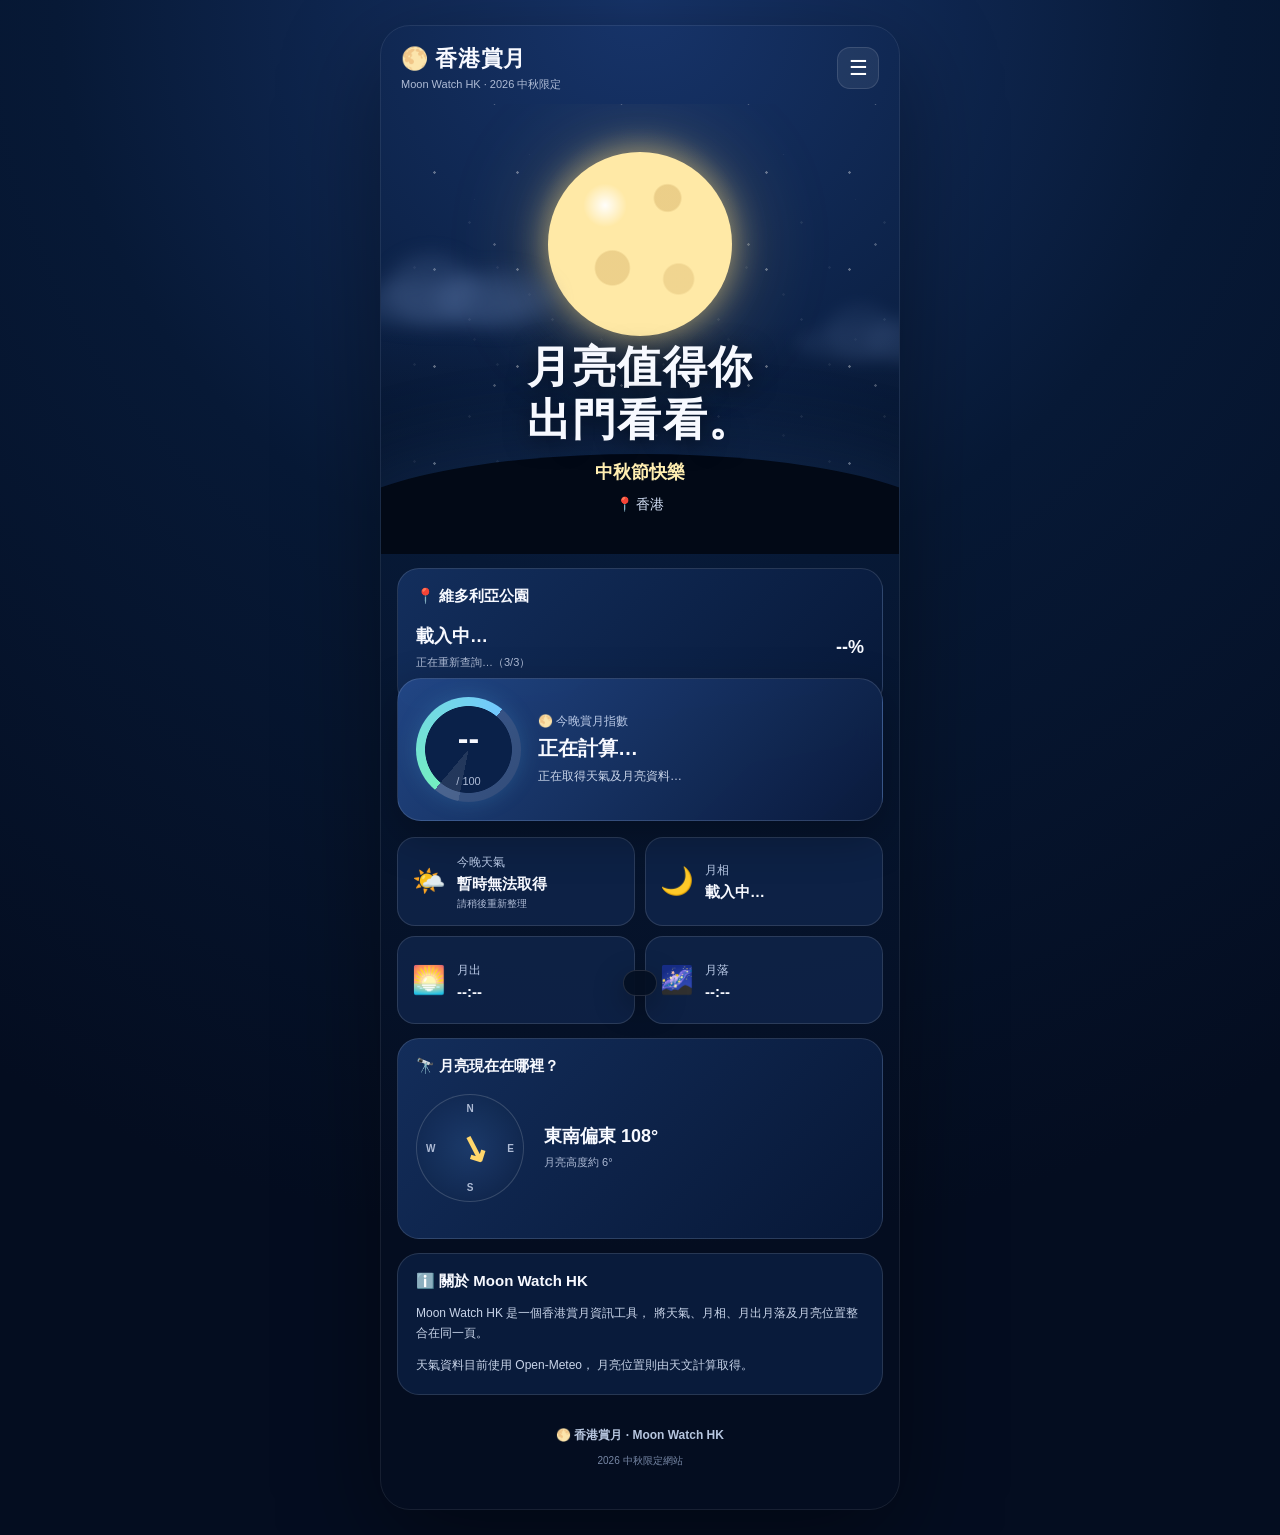
<file: index.html>
<!DOCTYPE html>
<html lang="zh-Hant">

<head>
  <meta charset="UTF-8">

  <meta
    name="viewport"
    content="width=device-width, initial-scale=1, viewport-fit=cover"
  >

  <meta
    name="theme-color"
    content="#071936"
  >

  <meta
    name="apple-mobile-web-app-capable"
    content="yes"
  >

  <meta
    name="apple-mobile-web-app-status-bar-style"
    content="black-translucent"
  >

  <title>香港賞月｜Moon Watch HK</title>

  <link
    rel="stylesheet"
    href="./styles.css"
  >
</head>


<body>

<main class="app" id="home">

  <!-- ==================================================
       頂部
       ================================================== -->

  <header class="topbar">

    <div>
      <div class="brand">🌕 香港賞月</div>

      <div class="brand-sub">
        Moon Watch HK · 2026 中秋限定
      </div>
    </div>

    <button
      class="menu-btn"
      id="menuBtn"
      aria-label="開啟選單"
      aria-expanded="false"
    >
      ☰
    </button>

  </header>


  <!-- ==================================================
       選單
       ================================================== -->

  <nav
    class="site-menu"
    id="siteMenu"
    aria-hidden="true"
  >

    <div class="site-menu-inner">

      <div class="menu-title">
        🌕 Moon Watch HK
      </div>

      <a href="#home">
        🏠 首頁
      </a>

      <a href="#crowdSection">
        📍 維多利亞公園人流
      </a>

      <a href="#scoreSection">
        🌕 今晚賞月指數
      </a>

      <a href="#weatherSection">
        🌤️ 今晚天氣
      </a>

      <a href="#moonSection">
        🔭 月亮現在在哪裡
      </a>

      <a href="#aboutSection">
        ℹ️ 關於 Moon Watch HK
      </a>

      <button
        class="menu-close"
        id="menuClose"
        type="button"
      >
        關閉選單
      </button>

    </div>

  </nav>


  <!-- ==================================================
       Hero
       ================================================== -->

  <section class="hero">

    <div class="stars"></div>

    <div
      class="moon"
      aria-label="月亮"
    ></div>

    <div class="cloud cloud-a"></div>

    <div class="cloud cloud-b"></div>


    <div class="hero-copy">

      <h1>
        月亮值得你<br>
        出門看看。
      </h1>

      <p class="mid-autumn">
        中秋節快樂
      </p>

      <p class="location">
        📍 香港
      </p>

    </div>

  </section>


  <!-- ==================================================
       維多利亞公園人流
       ================================================== -->

  <section
    class="details"
    id="crowdSection"
  >

    <div class="section-heading">

      <span>
        📍 維多利亞公園
      </span>

    </div>


    <div
      class="direction"
      style="justify-content: space-between;"
    >

      <div>

        <div
          class="direction-big"
          id="crowdStatus"
        >
          載入中…
        </div>

        <div
          class="muted"
          id="crowdUpdated"
        >
          正在查詢現場人流…
        </div>

      </div>


      <div
        class="direction-big"
        id="crowdPercentage"
      >
        --%
      </div>

    </div>

  </section>


  <!-- ==================================================
       賞月指數
       ================================================== -->

  <section
    class="score-card"
    id="scoreSection"
  >

    <div
      class="score-ring"
      id="scoreRing"
      style="--score-pct: 92%;"
    >

      <div class="score-number">
        --
      </div>

      <div class="score-unit">
        / 100
      </div>

    </div>


    <div class="score-copy">

      <div class="small-label">
        🌕 今晚賞月指數
      </div>

      <h2>
        正在計算…
      </h2>

      <p>
        正在取得天氣及月亮資料…
      </p>

    </div>

  </section>


  <!-- ==================================================
       天氣 + 月相
       注意：天氣在左、月相在右
       ================================================== -->

  <section
    class="quick-grid"
    id="weatherSection"
  >

    <!-- 今晚天氣 -->

    <article class="info-card">

      <span class="icon">
        🌤️
      </span>

      <div>

        <span class="label">
          今晚天氣
        </span>

        <strong id="weatherSummary">
          載入中…
        </strong>

        <small id="weatherTemp">
          正在取得 Open-Meteo 資料
        </small>

      </div>

    </article>


    <!-- 月相 -->

    <article class="info-card">

      <span class="icon">
        🌙
      </span>

      <div>

        <span class="label">
          月相
        </span>

        <strong id="moonPhase">
          載入中…
        </strong>

      </div>

    </article>


    <!-- 月出 -->

    <article class="info-card">

      <span class="icon">
        🌅
      </span>

      <div>

        <span class="label">
          月出
        </span>

        <strong id="moonriseTime">
          --:--
        </strong>

      </div>

    </article>


    <!-- 月落 -->

    <article class="info-card">

      <span class="icon">
        🌌
      </span>

      <div>

        <span class="label">
          月落
        </span>

        <strong id="moonsetTime">
          --:--
        </strong>

      </div>

    </article>

  </section>


  <!-- ==================================================
       月亮現在在哪裡
       ================================================== -->

  <section
    class="details"
    id="moonSection"
  >

    <div class="section-heading">
      <span>🔭 月亮現在在哪裡？</span>
    </div>


    <div class="direction">

      <div class="compass">

        <span class="north">
          N
        </span>

        <span class="east">
          E
        </span>

        <span class="south">
          S
        </span>

        <span class="west">
          W
        </span>

        <span
          class="needle"
          id="moonNeedle"
        >
          ↗
        </span>

      </div>


      <div>

        <div
          class="direction-big"
          id="moonDirection"
        >
          正在計算…
        </div>

        <div
          class="muted"
          id="moonPositionText"
        >
          正在取得月亮位置…
        </div>

      </div>

    </div>

  </section>


  <!-- ==================================================
       關於
       ================================================== -->

  <section
    class="about-section"
    id="aboutSection"
  >

    <div class="section-heading">

      <span>
        ℹ️ 關於 Moon Watch HK
      </span>

    </div>

    <p>
      Moon Watch HK 是一個香港賞月資訊工具，
      將天氣、月相、月出月落及月亮位置整合在同一頁。
    </p>

    <p>
      天氣資料目前使用 Open-Meteo，
      月亮位置則由天文計算取得。
    </p>

  </section>


  <!-- ==================================================
       Footer
       ================================================== -->

  <footer>

    <div class="footer-title">
      🌕 香港賞月 · Moon Watch HK
    </div>

    <p>
      2026 中秋限定網站
    </p>

  </footer>

</main>


<div
  id="toast"
  class="toast"
  role="status"
></div>


<!-- 主程式 -->
<script src="./app.js"></script>

</body>
</html>
</file>
<file: styles.css>
* {
  box-sizing: border-box;
}

:root {
  --bg: #040d20;
  --panel: rgba(14, 35, 75, .88);
  --panel-light: rgba(27, 54, 105, .82);
  --text: #f7f9ff;
  --muted: #aebbd5;
  --gold: #ffd66b;
  --blue: #72c8ff;
  --green: #74efc0;
  --border: rgba(255,255,255,.12);
}

html {
  scroll-behavior: smooth;
}

body {
  margin: 0;
  min-height: 100vh;

  background:
    radial-gradient(
      circle at 50% 0%,
      #17346a 0,
      #071936 35%,
      var(--bg) 75%
    );

  color: var(--text);

  font-family:
    -apple-system,
    BlinkMacSystemFont,
    "Noto Sans TC",
    "PingFang TC",
    "Microsoft JhengHei",
    sans-serif;
}

button {
  font: inherit;
}

.app {
  width: min(100%, 520px);
  min-height: 100vh;
  margin: 0 auto;
  padding-bottom: 30px;
}


/* ==================================================
   Topbar
   ================================================== */

.topbar {
  position: relative;
  z-index: 5;

  display: flex;
  align-items: center;
  justify-content: space-between;

  padding:
    calc(18px + env(safe-area-inset-top))
    20px
    12px;
}

.brand {
  font-size: 22px;
  font-weight: 800;
  letter-spacing: .03em;
}

.brand-sub {
  margin-top: 3px;

  color: var(--muted);

  font-size: 11px;
}

.menu-btn {
  width: 42px;
  height: 42px;

  border: 1px solid var(--border);
  border-radius: 13px;

  background: rgba(255,255,255,.07);

  color: white;

  cursor: pointer;

  font-size: 21px;
}


/* ==================================================
   Menu
   ================================================== */

.site-menu {
  position: fixed;

  top: 0;
  left: 50%;

  width: min(100%, 520px);
  height: 100vh;

  z-index: 100;

  background:
    linear-gradient(
      180deg,
      #0a2148 0%,
      #040d20 100%
    );

  transform:
    translate(-50%, -105%);

  opacity: 0;

  pointer-events: none;

  transition:
    transform .28s ease,
    opacity .28s ease;

  overflow-y: auto;
}

.site-menu.open {
  transform:
    translate(-50%, 0);

  opacity: 1;

  pointer-events: auto;
}

.site-menu-inner {
  display: flex;
  flex-direction: column;

  min-height: 100%;

  padding:
    calc(28px + env(safe-area-inset-top))
    24px
    calc(30px + env(safe-area-inset-bottom));
}

.menu-title {
  margin-bottom: 22px;

  color: white;

  font-size: 21px;
  font-weight: 800;
}

.site-menu a {
  padding: 18px 4px;

  border-bottom:
    1px solid rgba(255,255,255,.10);

  color: white;

  font-size: 17px;
}

.menu-close {
  margin-top: 28px;

  min-height: 48px;

  border: 1px solid rgba(255,255,255,.12);
  border-radius: 14px;

  background: rgba(255,255,255,.08);

  color: white;

  cursor: pointer;
}


/* ==================================================
   Hero
   ================================================== */

.hero {
  position: relative;

  height: 450px;

  overflow: hidden;

  padding: 20px;

  background:
    linear-gradient(
      to bottom,
      transparent 48%,
      rgba(2,10,25,.7) 100%
    ),
    radial-gradient(
      circle at 50% 28%,
      rgba(255,214,107,.16),
      transparent 25%
    );
}

.hero::after {
  content: "";

  position: absolute;

  left: -10%;
  right: -10%;
  bottom: -50px;

  height: 150px;

  background: #020916;

  border-radius: 50% 50% 0 0;

  box-shadow:
    0 -20px 80px rgba(56,112,190,.18);
}

.stars,
.stars::before,
.stars::after {
  position: absolute;

  inset: 0;

  content: "";

  background-image:
    radial-gradient(
      circle,
      rgba(255,255,255,.9) 1px,
      transparent 1.5px
    ),
    radial-gradient(
      circle,
      rgba(255,255,255,.65) 1px,
      transparent 1.5px
    );

  background-size:
    83px 97px,
    127px 141px;

  background-position:
    12px 20px,
    50px 70px;

  opacity: .38;
}

.stars::before {
  transform: translate(35px, 50px);
  opacity: .22;
}

.stars::after {
  transform: translate(-20px, 95px);
  opacity: .18;
}

.moon {
  position: absolute;

  z-index: 2;

  top: 48px;
  left: 50%;

  width: 184px;
  height: 184px;

  transform: translateX(-50%);

  border-radius: 50%;

  background:
    radial-gradient(
      circle at 31% 29%,
      rgba(255,255,255,.95),
      transparent 12%
    ),
    radial-gradient(
      circle at 65% 25%,
      rgba(173,122,44,.24) 0 7%,
      transparent 8%
    ),
    radial-gradient(
      circle at 35% 63%,
      rgba(173,122,44,.22) 0 10%,
      transparent 11%
    ),
    radial-gradient(
      circle at 71% 69%,
      rgba(173,122,44,.18) 0 8%,
      transparent 9%
    ),
    #ffe9a6;

  box-shadow:
    0 0 35px rgba(255,220,125,.6),
    0 0 100px rgba(255,220,125,.28);

  animation:
    moonGlow 4s ease-in-out infinite alternate;
}

@keyframes moonGlow {

  from {
    box-shadow:
      0 0 30px rgba(255,220,125,.55),
      0 0 80px rgba(255,220,125,.20);
  }

  to {
    box-shadow:
      0 0 42px rgba(255,220,125,.72),
      0 0 115px rgba(255,220,125,.32);
  }
}

.cloud {
  position: absolute;

  z-index: 3;

  height: 48px;
  width: 190px;

  border-radius: 50%;

  background: rgba(83,111,160,.25);

  filter: blur(9px);
}

.cloud::before,
.cloud::after {
  content: "";

  position: absolute;

  background: inherit;

  border-radius: 50%;
}

.cloud::before {
  width: 90px;
  height: 70px;

  left: 40px;
  top: -25px;
}

.cloud::after {
  width: 120px;
  height: 60px;

  right: -20px;
  top: -10px;
}

.cloud-a {
  top: 175px;
  left: -35px;

  animation:
    cloudMove 12s ease-in-out infinite alternate;
}

.cloud-b {
  top: 215px;
  right: -65px;

  transform: scale(.8);

  opacity: .55;

  animation:
    cloudMove 15s ease-in-out infinite alternate-reverse;
}

@keyframes cloudMove {

  from {
    transform: translateX(0);
  }

  to {
    transform: translateX(28px);
  }
}

.hero-copy {
  position: absolute;

  z-index: 4;

  left: 24px;
  right: 24px;
  bottom: 40px;

  text-align: center;
}

.hero h1 {
  margin: 0;

  font-size:
    clamp(32px, 9vw, 44px);

  line-height: 1.2;

  letter-spacing: .03em;

  text-shadow:
    0 4px 24px rgba(0,0,0,.6);
}

.mid-autumn {
  margin: 13px 0 0;

  color: #ffeeb1;

  font-size: 18px;
  font-weight: 700;
}

.location {
  margin: 12px 0 0;

  color: #d8e4fb;

  font-size: 14px;
}


/* ==================================================
   Score
   ================================================== */

.score-card {
  position: relative;

  z-index: 10;

  display: flex;
  align-items: center;

  gap: 17px;

  margin:
    -30px 16px 16px;

  padding: 18px;

  border:
    1px solid var(--border);

  border-radius: 24px;

  background:
    linear-gradient(
      135deg,
      rgba(35,72,136,.94),
      rgba(10,27,61,.96)
    );

  box-shadow:
    0 16px 45px rgba(0,0,0,.28);

  backdrop-filter: blur(15px);
}


/*
   原本的綠 + 藍賞月指數圓環
*/

.score-ring {
  position: relative;

  display: grid;
  place-items: center;

  width: 105px;
  height: 105px;

  flex: 0 0 105px;

  border-radius: 50%;

  background:
    radial-gradient(
      circle at center,
      #0a2149 58%,
      transparent 59%
    ),
    conic-gradient(
      from 220deg,
      var(--green) 0%,
      var(--blue) 50%,
      rgba(255,255,255,.12) 50% 100%
    );

  box-shadow:
    0 0 22px rgba(88,197,255,.18);
}


/*
   由 JavaScript 動態設定 --score-pct
*/

.score-ring::after {
  content: "";

  position: absolute;

  inset: 0;

  border-radius: 50%;

  background:
    conic-gradient(
      from 220deg,
      transparent 0%,
      transparent var(--score-pct),
      rgba(255,255,255,.10) var(--score-pct) 100%
    );

  pointer-events: none;
}

.score-number {
  position: relative;

  z-index: 2;

  margin-top: 9px;

  font-size: 32px;
  font-weight: 900;
}

.score-unit {
  position: relative;

  z-index: 2;

  margin-top: -12px;

  color: var(--muted);

  font-size: 11px;
}

.small-label,
.label {
  color: #b9c9e6;

  font-size: 12px;
}

.score-copy h2 {
  margin: 5px 0;

  font-size: 20px;
}

.score-copy p {
  margin: 0;

  color: #c9d5e9;

  font-size: 12px;

  line-height: 1.5;
}


/* ==================================================
   Quick cards
   ================================================== */

.quick-grid {
  display: grid;

  grid-template-columns:
    1fr 1fr;

  gap: 10px;

  padding:
    0 16px;
}

.info-card {
  display: flex;
  align-items: center;

  gap: 11px;

  min-height: 88px;

  padding: 14px;

  border:
    1px solid var(--border);

  border-radius: 18px;

  background:
    rgba(17,39,80,.72);
}

.icon {
  font-size: 27px;
}

.info-card div {
  min-width: 0;
}

.info-card strong {
  display: block;

  margin-top: 4px;

  font-size: 15px;
}

.info-card small {
  display: block;

  margin-top: 3px;

  color: var(--muted);

  font-size: 10px;
}


/* ==================================================
   Details
   ================================================== */

.details,
.about-section {
  margin:
    14px 16px 0;

  padding: 18px;

  border:
    1px solid var(--border);

  border-radius: 22px;

  background:
    rgba(11,31,67,.82);
}

.details {
  background:
    linear-gradient(
      135deg,
      rgba(21,49,97,.9),
      rgba(8,25,57,.9)
    );
}

.section-heading {
  display: flex;

  justify-content: space-between;
  align-items: center;

  font-size: 15px;
  font-weight: 800;
}

.chevron {
  font-size: 28px;

  color: var(--muted);
}

.direction {
  display: flex;
  align-items: center;

  gap: 20px;

  margin: 18px 0;
}

.compass {
  position: relative;

  width: 108px;
  height: 108px;

  flex: 0 0 108px;

  border:
    1px solid rgba(255,255,255,.16);

  border-radius: 50%;

  background:
    radial-gradient(
      circle,
      rgba(77,130,206,.2),
      rgba(2,14,33,.2)
    );
}

.compass span {
  position: absolute;

  color: var(--muted);

  font-size: 10px;
  font-weight: 700;
}

.north {
  top: 8px;
  left: 50%;

  transform:
    translateX(-50%);
}

.east {
  right: 9px;
  top: 50%;

  transform:
    translateY(-50%);
}

.south {
  bottom: 8px;
  left: 50%;

  transform:
    translateX(-50%);
}

.west {
  left: 9px;
  top: 50%;

  transform:
    translateY(-50%);
}

.needle {
  left: 43px;
  top: 34px;

  font-size: 36px !important;

  color:
    var(--gold) !important;

  transition:
    transform .5s ease;
}

.direction-big {
  font-size: 18px;
  font-weight: 800;
}

.muted {
  margin-top: 6px;

  color: var(--muted);

  font-size: 11px;

  line-height: 1.5;
}


/* ==================================================
   About
   ================================================== */

.about-section p {
  margin: 12px 0 0;

  color: #c8d4e9;

  font-size: 12px;

  line-height: 1.7;
}


/* ==================================================
   Footer
   ================================================== */

footer {
  padding:
    30px 22px 10px;

  color: #7787a5;

  text-align: center;

  font-size: 10px;

  line-height: 1.7;
}

.footer-title {
  color: #b7c6df;

  font-weight: 800;

  font-size: 12px;
}

footer p {
  margin: 7px 0 0;
}


/* ==================================================
   Toast
   ================================================== */

.toast {
  position: fixed;

  z-index: 200;

  left: 50%;
  bottom: 24px;

  max-width:
    calc(100% - 32px);

  transform:
    translate(-50%, 120px);

  padding:
    12px 16px;

  border:
    1px solid var(--border);

  border-radius: 14px;

  background:
    rgba(5,15,34,.94);

  box-shadow:
    0 10px 30px rgba(0,0,0,.35);

  color: white;

  font-size: 12px;

  transition:
    transform .25s ease;

  pointer-events: none;
}

.toast.show {
  transform:
    translate(-50%, 0);
}


/* ==================================================
   Mobile
   ================================================== */

@media (max-width: 380px) {

  .hero h1 {
    font-size: 32px;
  }

  .moon {
    width: 125px;
    height: 125px;
  }

  .compass {
    width: 100px;
    height: 100px;
  }

  .direction {
    gap: 14px;
  }

  .direction-big {
    font-size: 19px;
  }

}


/* ==================================================
   Desktop
   ================================================== */

@media (min-width: 700px) {

  body {
    padding: 25px 0;
  }

  .app {
    border:
      1px solid rgba(255,255,255,.08);

    border-radius: 30px;

    overflow: hidden;

    box-shadow:
      0 30px 100px rgba(0,0,0,.4);
  }

}


.site-menu a,
.site-menu a:visited,
.site-menu a:hover,
.site-menu a:active {
  color: inherit;
  text-decoration: none;
}
</file>
